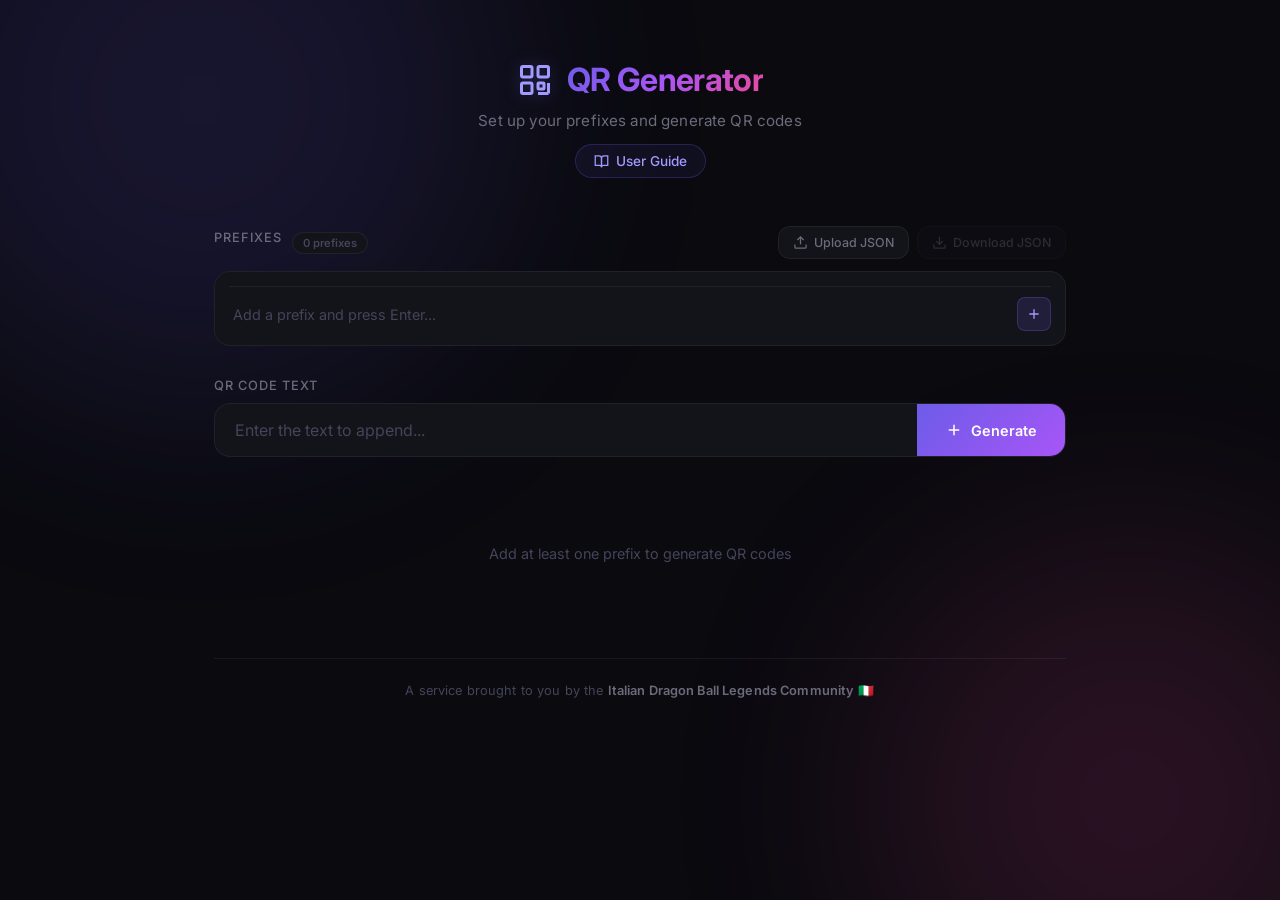
<file: index.html>
<!DOCTYPE html>
<html lang="en">
<head>
    <meta charset="UTF-8">
    <meta name="viewport" content="width=device-width, initial-scale=1.0">
    <title>QR Code Generator</title>
    <meta name="description" content="Generate multiple QR codes side by side from custom prefixes and a shared text input">
    <link rel="preconnect" href="https://fonts.googleapis.com">
    <link rel="preconnect" href="https://fonts.gstatic.com" crossorigin>
    <link href="https://fonts.googleapis.com/css2?family=Inter:wght@300;400;500;600;700&display=swap" rel="stylesheet">
    <link rel="stylesheet" href="style.css">
</head>
<body>
    <div class="bg-glow bg-glow-1"></div>
    <div class="bg-glow bg-glow-2"></div>

    <main class="container">
        <header class="header">
            <div class="logo">
                <svg class="logo-icon" viewBox="0 0 24 24" fill="none" stroke="currentColor" stroke-width="2">
                    <rect x="3" y="3" width="7" height="7" rx="1"/>
                    <rect x="14" y="3" width="7" height="7" rx="1"/>
                    <rect x="3" y="14" width="7" height="7" rx="1"/>
                    <rect x="14" y="14" width="4" height="4" rx="0.5"/>
                    <line x1="21" y1="14" x2="21" y2="21"/>
                    <line x1="14" y1="21" x2="21" y2="21"/>
                </svg>
                <h1>QR Generator</h1>
            </div>
            <p class="subtitle">Set up your prefixes and generate QR codes</p>
            <a href="guida.html" class="guide-link" id="guide-link">
                <svg viewBox="0 0 24 24" fill="none" stroke="currentColor" stroke-width="2">
                    <path d="M2 3h6a4 4 0 0 1 4 4v14a3 3 0 0 0-3-3H2z"/>
                    <path d="M22 3h-6a4 4 0 0 0-4 4v14a3 3 0 0 1 3-3h7z"/>
                </svg>
                User Guide
            </a>
        </header>

        <!-- ── Prefixes Section ──────────────────────── -->
        <section class="prefix-section" id="prefix-section">
            <div class="prefix-header">
                <div class="prefix-title-row">
                    <label class="input-label">Prefixes</label>
                    <span class="prefix-badge" id="prefix-badge">0 prefixes</span>
                </div>
                <div class="prefix-actions">
                    <label class="icon-btn" id="upload-json-label" title="Upload JSON">
                        <input type="file" id="upload-json" accept=".json" hidden>
                        <svg viewBox="0 0 24 24" fill="none" stroke="currentColor" stroke-width="2">
                            <path d="M21 15v4a2 2 0 0 1-2 2H5a2 2 0 0 1-2-2v-4"/>
                            <polyline points="17 8 12 3 7 8"/>
                            <line x1="12" y1="3" x2="12" y2="15"/>
                        </svg>
                        <span>Upload JSON</span>
                    </label>
                    <button class="icon-btn" id="download-json-btn" type="button" title="Download JSON" disabled>
                        <svg viewBox="0 0 24 24" fill="none" stroke="currentColor" stroke-width="2">
                            <path d="M21 15v4a2 2 0 0 1-2 2H5a2 2 0 0 1-2-2v-4"/>
                            <polyline points="7 10 12 15 17 10"/>
                            <line x1="12" y1="15" x2="12" y2="3"/>
                        </svg>
                        <span>Download JSON</span>
                    </button>
                </div>
            </div>

            <div class="prefix-input-area">
                <div class="prefix-list" id="prefix-list">
                    <!-- Prefix chips are added here dynamically -->
                </div>
                <div class="add-prefix-row">
                    <input 
                        type="text" 
                        id="prefix-input" 
                        placeholder="Add a prefix and press Enter..."
                        autocomplete="off"
                    >
                    <button id="add-prefix-btn" type="button" title="Add prefix">
                        <svg viewBox="0 0 24 24" fill="none" stroke="currentColor" stroke-width="2">
                            <path d="M12 5v14M5 12h14"/>
                        </svg>
                    </button>
                </div>
            </div>
        </section>

        <!-- ── QR Text Section ───────────────────────── -->
        <section class="input-section">
            <div class="input-group">
                <label for="qr-input" class="input-label">QR Code Text</label>
                <div class="input-wrapper">
                    <input 
                        type="text" 
                        id="qr-input" 
                        placeholder="Enter the text to append..."
                        autocomplete="off"
                    >
                    <button id="generate-btn" type="button">
                        <svg class="btn-icon" viewBox="0 0 24 24" fill="none" stroke="currentColor" stroke-width="2">
                            <path d="M12 5v14M5 12h14"/>
                        </svg>
                        Generate
                    </button>
                </div>
            </div>
        </section>

        <!-- ── QR Codes Section (generated dynamically) ── -->
        <section class="qr-section" id="qr-section">
            <div class="qr-grid" id="qr-grid">
                <!-- QR cards are generated by JS -->
            </div>

            <div class="actions hidden" id="actions">
                <button id="download-btn" class="action-btn download-btn" type="button">
                    <svg viewBox="0 0 24 24" fill="none" stroke="currentColor" stroke-width="2">
                        <path d="M21 15v4a2 2 0 0 1-2 2H5a2 2 0 0 1-2-2v-4"/>
                        <polyline points="7 10 12 15 17 10"/>
                        <line x1="12" y1="15" x2="12" y2="3"/>
                    </svg>
                    Download combined image
                </button>
            </div>
        </section>

        <footer class="site-footer">
            <p>A service brought to you by the <strong>Italian Dragon Ball Legends Community</strong> 🇮🇹</p>
        </footer>
    </main>

    <script src="qrcode.min.js"></script>
    <script src="app.js"></script>
</body>
</html>
</file>
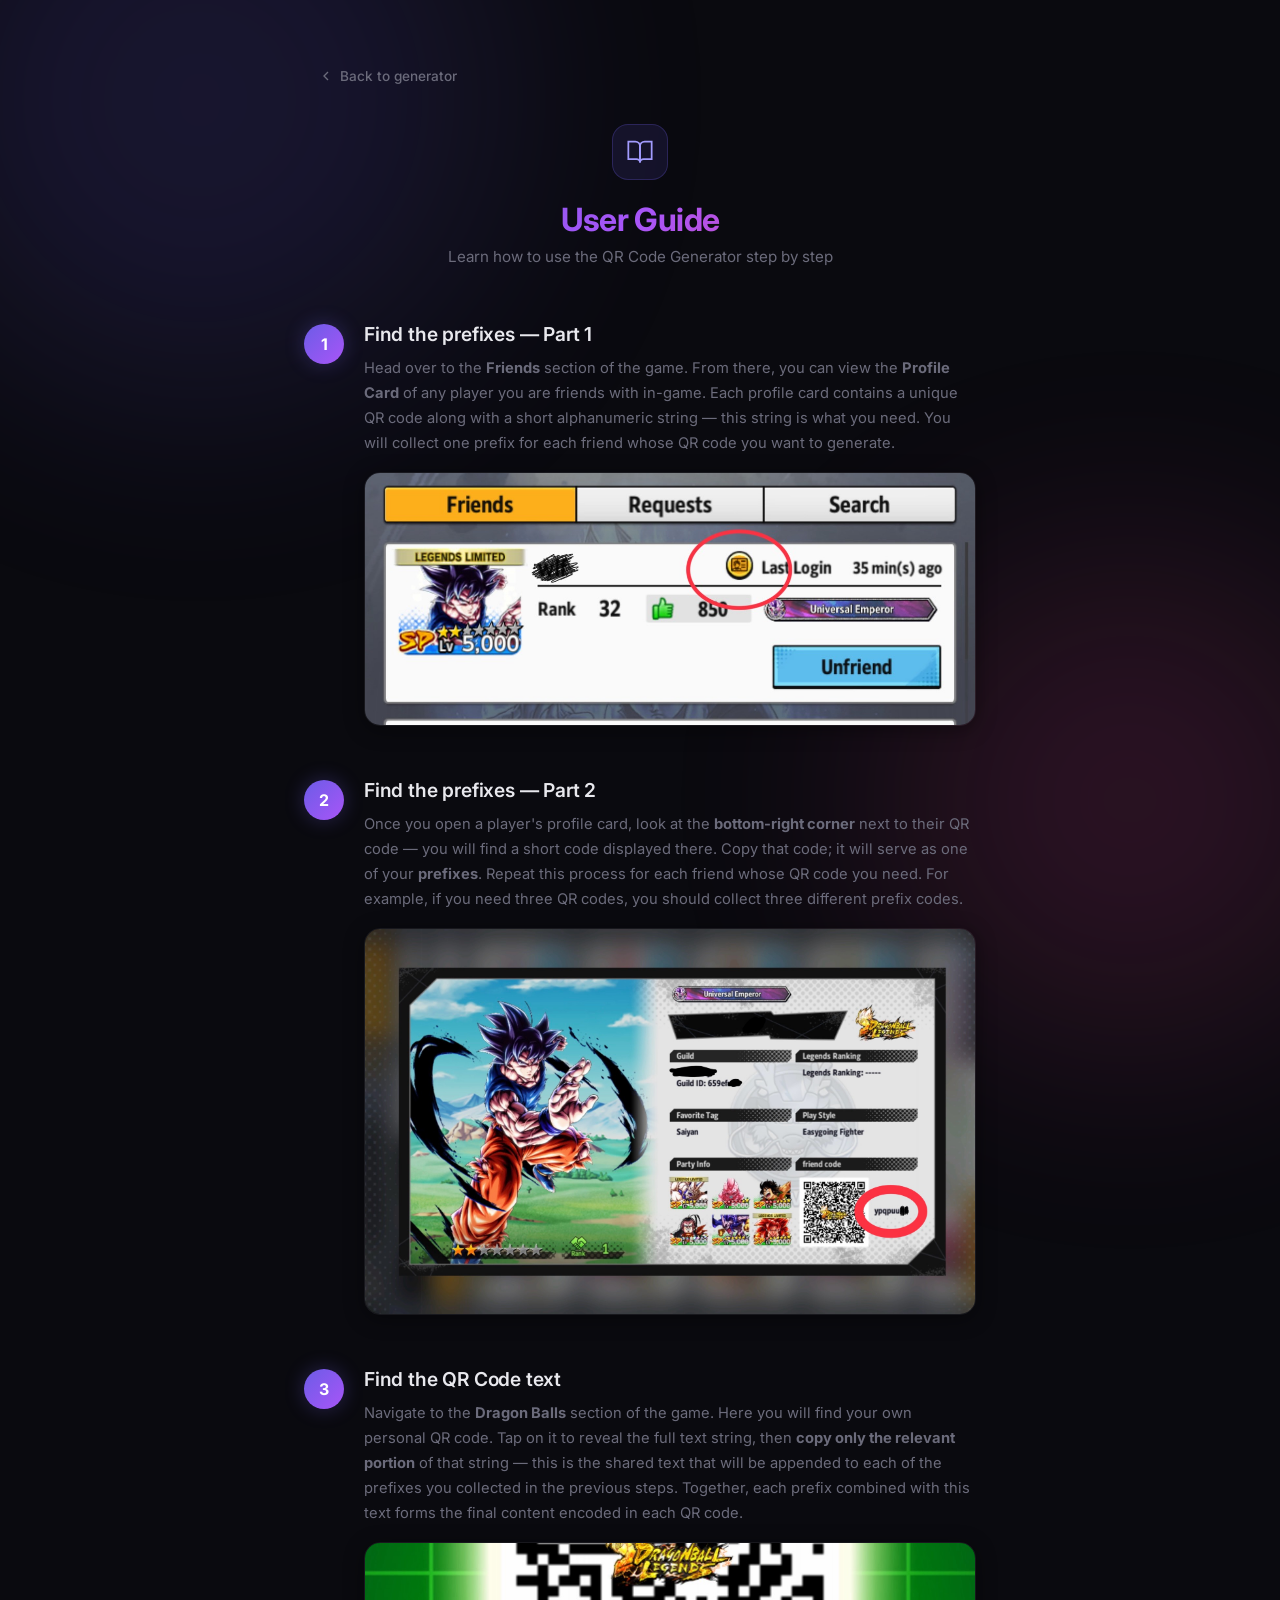
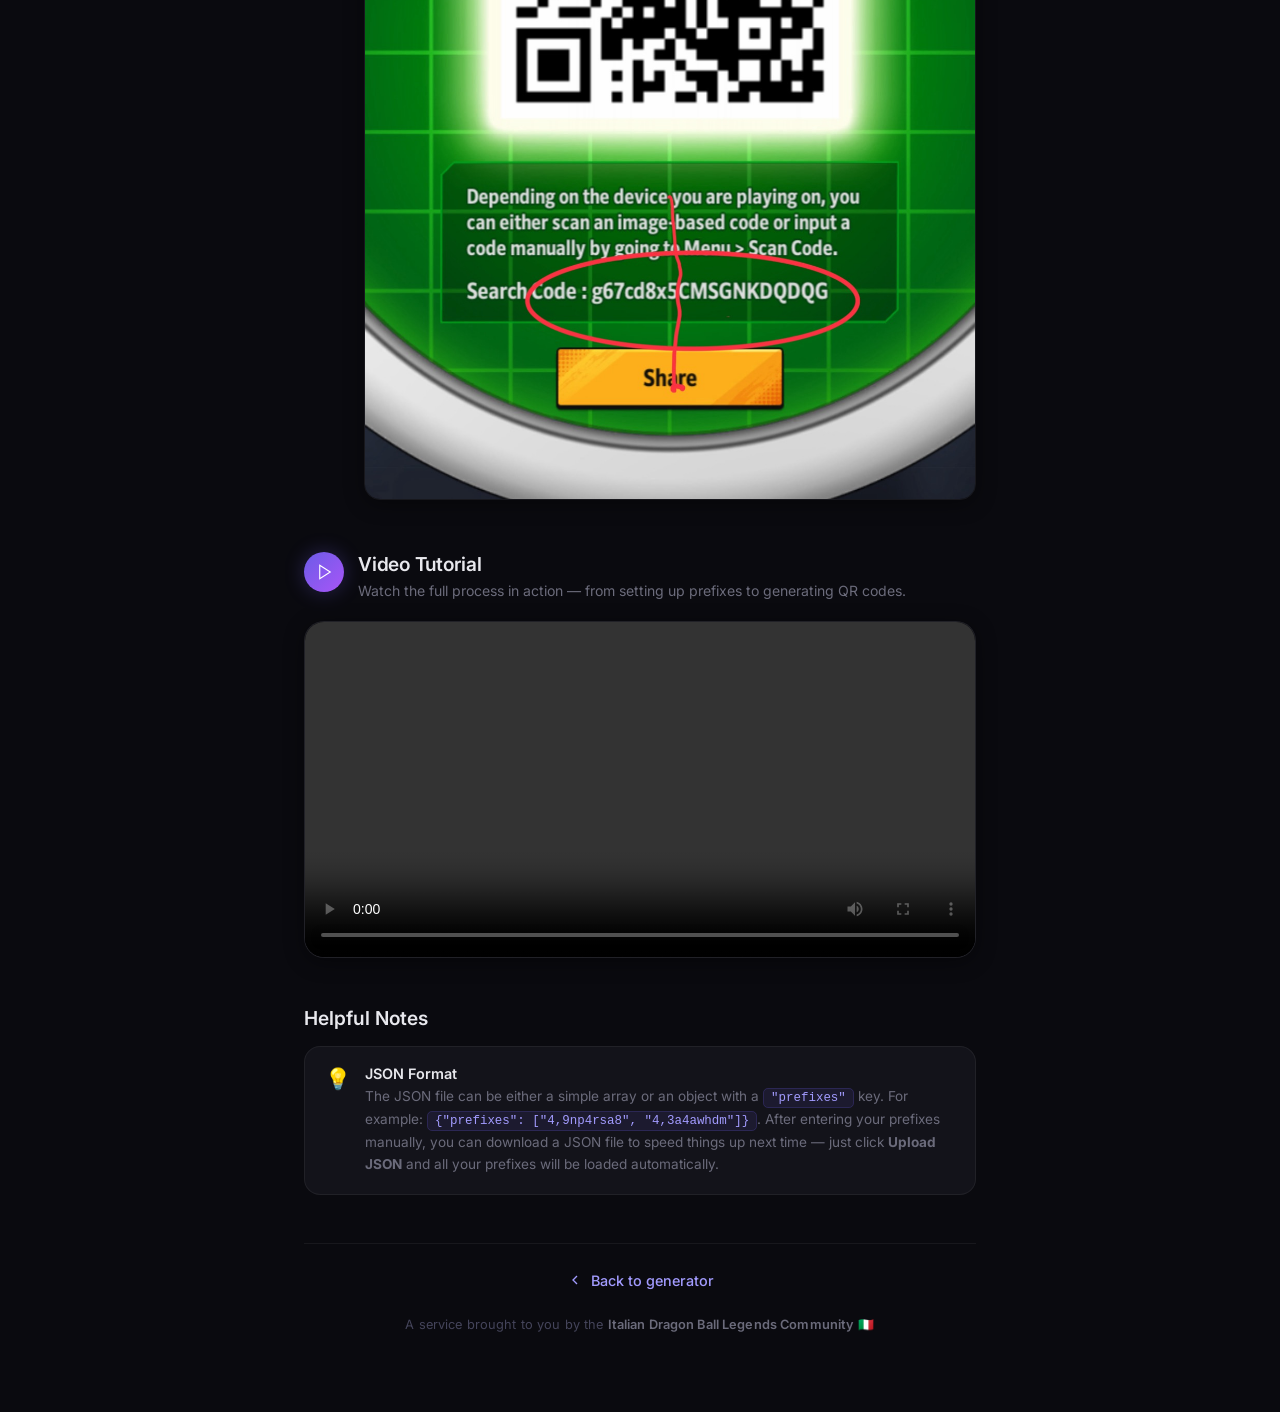
<file: guida.html>
<!DOCTYPE html>
<html lang="en">

<head>
    <meta charset="UTF-8">
    <meta name="viewport" content="width=device-width, initial-scale=1.0">
    <title>Guide — QR Generator</title>
    <meta name="description" content="Complete guide on how to use the QR Code Generator step by step">
    <link rel="preconnect" href="https://fonts.googleapis.com">
    <link rel="preconnect" href="https://fonts.gstatic.com" crossorigin>
    <link href="https://fonts.googleapis.com/css2?family=Inter:wght@300;400;500;600;700&display=swap" rel="stylesheet">
    <link rel="stylesheet" href="style.css">
    <link rel="stylesheet" href="guida.css">
</head>

<body>
    <div class="bg-glow bg-glow-1"></div>
    <div class="bg-glow bg-glow-2"></div>

    <main class="container guide-container">
        <!-- ── Breadcrumb ────────────────────────────── -->
        <nav class="breadcrumb">
            <a href="index.html" class="breadcrumb-link">
                <svg viewBox="0 0 24 24" fill="none" stroke="currentColor" stroke-width="2">
                    <path d="M15 18l-6-6 6-6" />
                </svg>
                Back to generator
            </a>
        </nav>

        <!-- ── Header ────────────────────────────────── -->
        <header class="guide-header">
            <div class="guide-icon">
                <svg viewBox="0 0 24 24" fill="none" stroke="currentColor" stroke-width="1.5">
                    <path d="M2 3h6a4 4 0 0 1 4 4v14a3 3 0 0 0-3-3H2z" />
                    <path d="M22 3h-6a4 4 0 0 0-4 4v14a3 3 0 0 1 3-3h7z" />
                </svg>
            </div>
            <h1>User Guide</h1>
            <p class="guide-subtitle">Learn how to use the QR Code Generator step by step</p>
        </header>

        <!-- ══════════════════════════════════════════ -->
        <!-- ── STEP 1 ────────────────────────────────── -->
        <!-- ══════════════════════════════════════════ -->
        <section class="guide-step">
            <div class="step-number">1</div>
            <div class="step-content">
                <h2>Find the prefixes — Part 1</h2>
                <p>
                    Head over to the <strong>Friends</strong> section of the game. From there, you can view
                    the <strong>Profile Card</strong> of any player you are friends with in-game.
                    Each profile card contains a unique QR code along with a short alphanumeric string — this
                    string is what you need. You will collect one prefix for each friend whose QR code you
                    want to generate.
                </p>
                <img src="img/img1.jpg" alt="Friends section showing profile cards">
            </div>
        </section>

        <!-- ── STEP 2 ────────────────────────────────── -->
        <section class="guide-step">
            <div class="step-number">2</div>
            <div class="step-content">
                <h2>Find the prefixes — Part 2</h2>
                <p>
                    Once you open a player's profile card, look at the <strong>bottom-right corner</strong>
                    next to their QR code — you will find a short code displayed there. Copy that code;
                    it will serve as one of your <strong>prefixes</strong>.
                    Repeat this process for each friend whose QR code you need. For example, if you need
                    three QR codes, you should collect three different prefix codes.
                </p>
                <img src="img/img2.jpg" alt="Profile card with prefix code highlighted">
            </div>
        </section>

        <!-- ── STEP 3 ────────────────────────────────── -->
        <section class="guide-step">
            <div class="step-number">3</div>
            <div class="step-content">
                <h2>Find the QR Code text</h2>
                <p>
                    Navigate to the <strong>Dragon Balls</strong> section of the game. Here you will find
                    your own personal QR code. Tap on it to reveal the full text string, then
                    <strong>copy only the relevant portion</strong> of that string — this is the shared
                    text that will be appended to each of the prefixes you collected in the previous steps.
                    Together, each prefix combined with this text forms the final content encoded in each QR code.
                </p>
                <img src="img/img3.jpg" alt="Dragon Balls section with QR code text">
            </div>
        </section>

        <!-- ── Video Tutorial ────────────────────────── -->
        <section class="guide-video">
            <div class="video-header">
                <div class="video-icon">
                    <svg viewBox="0 0 24 24" fill="none" stroke="currentColor" stroke-width="1.5">
                        <polygon points="5 3 19 12 5 21 5 3" />
                    </svg>
                </div>
                <div>
                    <h2>Video Tutorial</h2>
                    <p class="video-subtitle">Watch the full process in action — from setting up prefixes to generating
                        QR codes.</p>
                </div>
            </div>
            <div class="video-wrapper">
                <video controls playsinline preload="metadata">
                    <source src="video/video1.mp4" type="video/mp4">
                    Your browser does not support the video tag.
                </video>
            </div>
        </section>

        <!-- ── Helpful Notes ─────────────────────────── -->
        <section class="guide-notes">
            <h2>Helpful Notes</h2>
            <div class="note-card">
                <div class="note-icon">💡</div>
                <div>
                    <h3>JSON Format</h3>
                    <p>
                        The JSON file can be either a simple array or an object with a <code>"prefixes"</code> key.
                        For example: <code>{"prefixes": ["4,9np4rsa8", "4,3a4awhdm"]}</code>.
                        After entering your prefixes manually, you can download a JSON file to speed things up
                        next time — just click <strong>Upload JSON</strong> and all your prefixes will be loaded
                        automatically.
                    </p>
                </div>
            </div>
        </section>

        <!-- ── Footer ────────────────────────────────── -->
        <footer class="guide-footer">
            <a href="index.html" class="back-to-generator">
                <svg viewBox="0 0 24 24" fill="none" stroke="currentColor" stroke-width="2">
                    <path d="M15 18l-6-6 6-6" />
                </svg>
                Back to generator
            </a>
            <p class="community-credit">A service brought to you by the <strong>Italian Dragon Ball Legends
                    Community</strong> 🇮🇹</p>
        </footer>
    </main>
</body>

</html>
</file>
<file: style.css>
/* ── Reset & Base ──────────────────────────────────── */
*, *::before, *::after {
    margin: 0;
    padding: 0;
    box-sizing: border-box;
}

:root {
    --bg: #0a0a0f;
    --surface: #13131a;
    --surface-hover: #1a1a24;
    --border: rgba(255, 255, 255, 0.06);
    --border-hover: rgba(255, 255, 255, 0.12);
    --text: #e8e8ed;
    --text-muted: #6b6b7b;
    --text-dim: #44445a;
    --accent: #6c5ce7;
    --accent-light: #a29bfe;
    --accent-glow: rgba(108, 92, 231, 0.3);
    --gradient-1: #6c5ce7;
    --gradient-2: #a855f7;
    --gradient-3: #ec4899;
    --radius-sm: 8px;
    --radius-md: 12px;
    --radius-lg: 16px;
    --radius-xl: 20px;
    --shadow-sm: 0 1px 3px rgba(0, 0, 0, 0.3);
    --shadow-md: 0 4px 20px rgba(0, 0, 0, 0.4);
    --shadow-lg: 0 8px 40px rgba(0, 0, 0, 0.5);
    --transition: 0.25s cubic-bezier(0.4, 0, 0.2, 1);
}

html {
    font-size: 16px;
    -webkit-font-smoothing: antialiased;
    -moz-osx-font-smoothing: grayscale;
}

body {
    font-family: 'Inter', -apple-system, BlinkMacSystemFont, sans-serif;
    background-color: var(--bg);
    color: var(--text);
    min-height: 100vh;
    overflow-x: hidden;
    position: relative;
}

/* ── Background Glows ─────────────────────────────── */
.bg-glow {
    position: fixed;
    border-radius: 50%;
    filter: blur(120px);
    opacity: 0.15;
    pointer-events: none;
    z-index: 0;
}

.bg-glow-1 {
    width: 600px;
    height: 600px;
    background: var(--gradient-1);
    top: -200px;
    left: -100px;
    animation: float-1 18s ease-in-out infinite;
}

.bg-glow-2 {
    width: 500px;
    height: 500px;
    background: var(--gradient-3);
    bottom: -150px;
    right: -100px;
    animation: float-2 22s ease-in-out infinite;
}

@keyframes float-1 {
    0%, 100% { transform: translate(0, 0); }
    33% { transform: translate(60px, 40px); }
    66% { transform: translate(-30px, 70px); }
}

@keyframes float-2 {
    0%, 100% { transform: translate(0, 0); }
    33% { transform: translate(-50px, -30px); }
    66% { transform: translate(40px, -60px); }
}

/* ── Container ────────────────────────────────────── */
.container {
    position: relative;
    z-index: 1;
    max-width: 900px;
    margin: 0 auto;
    padding: 60px 24px 80px;
}

/* ── Header ───────────────────────────────────────── */
.header {
    text-align: center;
    margin-bottom: 48px;
    animation: fadeUp 0.6s ease-out;
}

.logo {
    display: flex;
    align-items: center;
    justify-content: center;
    gap: 14px;
    margin-bottom: 12px;
}

.logo-icon {
    width: 36px;
    height: 36px;
    color: var(--accent-light);
    filter: drop-shadow(0 0 8px var(--accent-glow));
}

.header h1 {
    font-size: 2rem;
    font-weight: 700;
    background: linear-gradient(135deg, var(--gradient-1), var(--gradient-2), var(--gradient-3));
    -webkit-background-clip: text;
    -webkit-text-fill-color: transparent;
    background-clip: text;
    letter-spacing: -0.02em;
}

.subtitle {
    color: var(--text-muted);
    font-size: 0.95rem;
    font-weight: 400;
    letter-spacing: 0.01em;
}

.guide-link {
    display: inline-flex;
    align-items: center;
    gap: 7px;
    margin-top: 14px;
    padding: 8px 18px;
    color: var(--accent-light);
    text-decoration: none;
    font-size: 0.85rem;
    font-weight: 500;
    border: 1px solid rgba(108, 92, 231, 0.25);
    border-radius: 20px;
    background: rgba(108, 92, 231, 0.08);
    transition: all var(--transition);
}

.guide-link:hover {
    background: rgba(108, 92, 231, 0.18);
    border-color: rgba(108, 92, 231, 0.4);
    transform: translateY(-1px);
}

.guide-link svg {
    width: 15px;
    height: 15px;
}

/* ── Prefix Section ──────────────────────────────── */
.prefix-section {
    margin-bottom: 32px;
    animation: fadeUp 0.6s ease-out 0.08s both;
}

.prefix-header {
    display: flex;
    align-items: center;
    justify-content: space-between;
    margin-bottom: 12px;
    flex-wrap: wrap;
    gap: 10px;
}

.prefix-title-row {
    display: flex;
    align-items: center;
    gap: 10px;
}

.prefix-badge {
    display: inline-block;
    padding: 3px 10px;
    font-size: 0.7rem;
    font-weight: 600;
    border-radius: 20px;
    background: var(--surface);
    color: var(--text-dim);
    border: 1px solid var(--border);
    transition: all var(--transition);
}

.prefix-badge.active {
    background: rgba(108, 92, 231, 0.15);
    color: var(--accent-light);
    border-color: rgba(108, 92, 231, 0.3);
}

.prefix-actions {
    display: flex;
    gap: 8px;
}

.icon-btn {
    display: flex;
    align-items: center;
    gap: 6px;
    padding: 8px 14px;
    background: var(--surface);
    border: 1px solid var(--border);
    border-radius: var(--radius-md);
    color: var(--text-muted);
    font-family: inherit;
    font-size: 0.78rem;
    font-weight: 500;
    cursor: pointer;
    transition: all var(--transition);
}

.icon-btn:hover {
    background: var(--surface-hover);
    border-color: var(--border-hover);
    color: var(--text);
}

.icon-btn:disabled {
    opacity: 0.35;
    cursor: not-allowed;
}

.icon-btn:disabled:hover {
    background: var(--surface);
    border-color: var(--border);
    color: var(--text-muted);
}

.icon-btn svg {
    width: 15px;
    height: 15px;
    flex-shrink: 0;
}

.prefix-input-area {
    background: var(--surface);
    border: 1px solid var(--border);
    border-radius: var(--radius-lg);
    padding: 14px;
    transition: border-color var(--transition), box-shadow var(--transition);
}

.prefix-input-area:focus-within {
    border-color: var(--accent);
    box-shadow: 0 0 0 3px var(--accent-glow);
}

.prefix-list {
    display: flex;
    flex-wrap: wrap;
    gap: 8px;
    min-height: 0;
}

.prefix-list:not(:empty) {
    margin-bottom: 12px;
}

.prefix-chip {
    display: flex;
    align-items: center;
    gap: 6px;
    padding: 6px 8px 6px 12px;
    background: rgba(108, 92, 231, 0.12);
    border: 1px solid rgba(108, 92, 231, 0.25);
    border-radius: 20px;
    font-size: 0.82rem;
    color: var(--accent-light);
    animation: popIn 0.2s ease-out;
}

.prefix-chip-text {
    font-family: 'SF Mono', 'Fira Code', 'Courier New', monospace;
    font-size: 0.78rem;
    letter-spacing: 0.02em;
}

.prefix-chip-remove {
    display: flex;
    align-items: center;
    justify-content: center;
    width: 20px;
    height: 20px;
    background: transparent;
    border: none;
    border-radius: 50%;
    color: var(--accent-light);
    cursor: pointer;
    padding: 0;
    transition: all var(--transition);
}

.prefix-chip-remove:hover {
    background: rgba(236, 72, 153, 0.25);
    color: #ec4899;
}

.prefix-chip-remove svg {
    width: 12px;
    height: 12px;
}

.add-prefix-row {
    display: flex;
    gap: 0;
    border-top: 1px solid var(--border);
    padding-top: 10px;
}

.add-prefix-row input {
    flex: 1;
    background: transparent;
    border: none;
    outline: none;
    padding: 8px 4px;
    font-size: 0.9rem;
    font-family: inherit;
    color: var(--text);
    min-width: 0;
}

.add-prefix-row input::placeholder {
    color: var(--text-dim);
}

#add-prefix-btn {
    display: flex;
    align-items: center;
    justify-content: center;
    width: 34px;
    height: 34px;
    background: rgba(108, 92, 231, 0.15);
    border: 1px solid rgba(108, 92, 231, 0.3);
    border-radius: var(--radius-sm);
    color: var(--accent-light);
    cursor: pointer;
    transition: all var(--transition);
    flex-shrink: 0;
}

#add-prefix-btn:hover {
    background: rgba(108, 92, 231, 0.3);
}

#add-prefix-btn svg {
    width: 16px;
    height: 16px;
}

.empty-state {
    grid-column: 1 / -1;
    text-align: center;
    color: var(--text-dim);
    font-size: 0.9rem;
    padding: 40px 20px;
}

/* ── Input Section ────────────────────────────────── */
.input-section {
    margin-bottom: 48px;
    animation: fadeUp 0.6s ease-out 0.1s both;
}

.input-label {
    display: block;
    font-size: 0.8rem;
    font-weight: 500;
    color: var(--text-muted);
    text-transform: uppercase;
    letter-spacing: 0.08em;
    margin-bottom: 10px;
}

.input-wrapper {
    display: flex;
    gap: 0;
    background: var(--surface);
    border: 1px solid var(--border);
    border-radius: var(--radius-lg);
    overflow: hidden;
    transition: border-color var(--transition), box-shadow var(--transition);
}

.input-wrapper:focus-within {
    border-color: var(--accent);
    box-shadow: 0 0 0 3px var(--accent-glow), var(--shadow-md);
}

.input-wrapper input {
    flex: 1;
    background: transparent;
    border: none;
    outline: none;
    padding: 16px 20px;
    font-size: 1rem;
    font-family: inherit;
    color: var(--text);
    min-width: 0;
}

.input-wrapper input::placeholder {
    color: var(--text-dim);
}

#generate-btn {
    display: flex;
    align-items: center;
    gap: 8px;
    padding: 16px 28px;
    background: linear-gradient(135deg, var(--gradient-1), var(--gradient-2));
    color: white;
    border: none;
    font-family: inherit;
    font-size: 0.9rem;
    font-weight: 600;
    cursor: pointer;
    transition: opacity var(--transition), transform var(--transition);
    white-space: nowrap;
}

#generate-btn:hover {
    opacity: 0.9;
    transform: scale(1.02);
}

#generate-btn:active {
    transform: scale(0.98);
}

.btn-icon {
    width: 18px;
    height: 18px;
}

/* ── QR Section ───────────────────────────────────── */
.qr-section {
    animation: fadeUp 0.6s ease-out 0.2s both;
}

.qr-grid {
    display: grid;
    grid-template-columns: repeat(3, 1fr);
    gap: 20px;
    margin-bottom: 32px;
}

.qr-card {
    background: var(--surface);
    border: 1px solid var(--border);
    border-radius: var(--radius-xl);
    padding: 24px;
    text-align: center;
    transition: border-color var(--transition), transform var(--transition), box-shadow var(--transition);
}

.qr-card:hover {
    border-color: var(--border-hover);
    transform: translateY(-2px);
    box-shadow: var(--shadow-md);
}

.qr-card.active {
    border-color: rgba(108, 92, 231, 0.3);
    box-shadow: 0 0 30px rgba(108, 92, 231, 0.08);
}

.qr-card-inner {
    aspect-ratio: 1;
    display: flex;
    align-items: center;
    justify-content: center;
    margin-bottom: 14px;
    position: relative;
    overflow: hidden;
    border-radius: var(--radius-md);
}

.qr-placeholder {
    display: flex;
    flex-direction: column;
    align-items: center;
    gap: 10px;
    color: var(--text-dim);
}

.qr-placeholder svg {
    width: 40px;
    height: 40px;
    opacity: 0.5;
}

.qr-placeholder span {
    font-size: 0.8rem;
    font-weight: 500;
}

/* ── QR Wrapper (generated by QRCode.js) ──────────── */
.qr-wrapper {
    width: 100%;
    height: 100%;
    display: flex;
    align-items: center;
    justify-content: center;
    background: #000000;
    border-radius: var(--radius-sm);
    overflow: hidden;
    filter: invert(1);
}

.qr-wrapper img {
    width: 100% !important;
    height: 100% !important;
    image-rendering: pixelated;
    display: block !important;
}

.qr-wrapper canvas {
    display: none !important;
}

.qr-label {
    font-size: 0.72rem;
    color: var(--text-dim);
    font-family: 'SF Mono', 'Fira Code', monospace;
    letter-spacing: 0.02em;
    white-space: nowrap;
    overflow: hidden;
    text-overflow: ellipsis;
    max-width: 100%;
}

/* ── Actions ──────────────────────────────────────── */
.actions {
    display: flex;
    justify-content: center;
}

.actions.hidden {
    display: none;
}

.action-btn {
    display: flex;
    align-items: center;
    gap: 10px;
    padding: 14px 28px;
    background: var(--surface);
    border: 1px solid var(--border);
    border-radius: var(--radius-lg);
    color: var(--text);
    font-family: inherit;
    font-size: 0.9rem;
    font-weight: 500;
    cursor: pointer;
    transition: all var(--transition);
}

.action-btn:hover {
    background: var(--surface-hover);
    border-color: var(--border-hover);
    transform: translateY(-1px);
    box-shadow: var(--shadow-sm);
}

.action-btn:active {
    transform: translateY(0);
}

.action-btn svg {
    width: 18px;
    height: 18px;
}

/* ── Animations ───────────────────────────────────── */
@keyframes fadeUp {
    from {
        opacity: 0;
        transform: translateY(16px);
    }
    to {
        opacity: 1;
        transform: translateY(0);
    }
}

@keyframes popIn {
    from {
        opacity: 0;
        transform: scale(0.8);
    }
    to {
        opacity: 1;
        transform: scale(1);
    }
}

.qr-wrapper.pop-in {
    animation: popIn 0.35s cubic-bezier(0.34, 1.56, 0.64, 1) forwards;
}

/* ── Responsive ───────────────────────────────────── */
@media (max-width: 680px) {
    .container {
        padding: 40px 16px 60px;
    }

    .header h1 {
        font-size: 1.6rem;
    }

    .qr-grid {
        grid-template-columns: 1fr;
        max-width: 320px;
        margin-left: auto;
        margin-right: auto;
        gap: 16px;
    }

    .input-wrapper {
        flex-direction: column;
        border-radius: var(--radius-md);
    }

    #generate-btn {
        justify-content: center;
        border-radius: 0;
    }
}

@media (max-width: 480px) {
    .header h1 {
        font-size: 1.35rem;
    }
    .logo-icon {
        width: 28px;
        height: 28px;
    }
}

/* ── Site Footer ─────────────────────────────────── */
.site-footer {
    margin-top: 56px;
    padding-top: 24px;
    border-top: 1px solid var(--border);
    text-align: center;
    animation: fadeUp 0.6s ease-out 0.3s both;
}

.site-footer p,
.community-credit {
    color: var(--text-dim);
    font-size: 0.8rem;
    letter-spacing: 0.01em;
}

.site-footer strong,
.community-credit strong {
    color: var(--text-muted);
    font-weight: 600;
}
</file>
<file: guida.css>
/* ── Guide Page Styles ────────────────────────────── */

.guide-container {
    max-width: 720px;
}

/* ── Breadcrumb ──────────────────────────────────── */
.breadcrumb {
    margin-bottom: 32px;
    animation: fadeUp 0.4s ease-out;
}

.breadcrumb-link {
    display: inline-flex;
    align-items: center;
    gap: 6px;
    color: var(--text-muted);
    text-decoration: none;
    font-size: 0.85rem;
    font-weight: 500;
    padding: 8px 14px;
    border-radius: var(--radius-md);
    transition: all var(--transition);
}

.breadcrumb-link:hover {
    color: var(--accent-light);
    background: rgba(108, 92, 231, 0.08);
}

.breadcrumb-link svg {
    width: 16px;
    height: 16px;
}

/* ── Guide Header ────────────────────────────────── */
.guide-header {
    text-align: center;
    margin-bottom: 56px;
    animation: fadeUp 0.5s ease-out 0.05s both;
}

.guide-icon {
    display: inline-flex;
    align-items: center;
    justify-content: center;
    width: 56px;
    height: 56px;
    background: rgba(108, 92, 231, 0.12);
    border: 1px solid rgba(108, 92, 231, 0.25);
    border-radius: var(--radius-lg);
    color: var(--accent-light);
    margin-bottom: 20px;
}

.guide-icon svg {
    width: 28px;
    height: 28px;
}

.guide-header h1 {
    font-size: 2rem;
    font-weight: 700;
    background: linear-gradient(135deg, var(--gradient-1), var(--gradient-2), var(--gradient-3));
    -webkit-background-clip: text;
    -webkit-text-fill-color: transparent;
    background-clip: text;
    letter-spacing: -0.02em;
    margin-bottom: 8px;
}

.guide-subtitle {
    color: var(--text-muted);
    font-size: 0.95rem;
}

/* ── Guide Steps ─────────────────────────────────── */
.guide-step {
    display: flex;
    gap: 20px;
    margin-bottom: 48px;
    animation: fadeUp 0.5s ease-out both;
}

.guide-step:nth-child(3) { animation-delay: 0.1s; }
.guide-step:nth-child(4) { animation-delay: 0.15s; }
.guide-step:nth-child(5) { animation-delay: 0.2s; }
.guide-step:nth-child(6) { animation-delay: 0.25s; }
.guide-step:nth-child(7) { animation-delay: 0.3s; }

.step-number {
    flex-shrink: 0;
    width: 40px;
    height: 40px;
    display: flex;
    align-items: center;
    justify-content: center;
    background: linear-gradient(135deg, var(--gradient-1), var(--gradient-2));
    color: white;
    font-size: 1rem;
    font-weight: 700;
    border-radius: 50%;
    margin-top: 2px;
    box-shadow: 0 0 20px var(--accent-glow);
}

.step-content {
    flex: 1;
    min-width: 0;
}

.step-content h2 {
    font-size: 1.2rem;
    font-weight: 600;
    color: var(--text);
    margin-bottom: 10px;
    letter-spacing: -0.01em;
}

.step-content p {
    color: var(--text-muted);
    font-size: 0.92rem;
    line-height: 1.7;
    margin-bottom: 16px;
}

.step-content code {
    display: inline;
    padding: 2px 7px;
    background: rgba(108, 92, 231, 0.1);
    border: 1px solid rgba(108, 92, 231, 0.2);
    border-radius: 5px;
    font-family: 'SF Mono', 'Fira Code', 'Courier New', monospace;
    font-size: 0.82rem;
    color: var(--accent-light);
}

/* ── Image Placeholder ───────────────────────────── */
.step-image-placeholder {
    display: flex;
    flex-direction: column;
    align-items: center;
    justify-content: center;
    gap: 12px;
    padding: 48px 24px;
    background: var(--surface);
    border: 2px dashed var(--border);
    border-radius: var(--radius-lg);
    color: var(--text-dim);
    transition: border-color var(--transition);
}

.step-image-placeholder:hover {
    border-color: var(--border-hover);
}

.step-image-placeholder svg {
    width: 36px;
    height: 36px;
    opacity: 0.4;
}

.step-image-placeholder span {
    font-size: 0.8rem;
    font-weight: 500;
}

/* Quando l'utente inserisce un'immagine reale */
.step-image-placeholder img,
.step-content img {
    width: 100%;
    border-radius: var(--radius-lg);
    border: 1px solid var(--border);
    box-shadow: var(--shadow-md);
}

/* ── Video Tutorial ─────────────────────────────── */
.guide-video {
    margin-bottom: 48px;
    animation: fadeUp 0.5s ease-out 0.3s both;
}

.video-header {
    display: flex;
    align-items: flex-start;
    gap: 14px;
    margin-bottom: 20px;
}

.video-icon {
    flex-shrink: 0;
    width: 40px;
    height: 40px;
    display: flex;
    align-items: center;
    justify-content: center;
    background: linear-gradient(135deg, var(--gradient-1), var(--gradient-2));
    color: white;
    border-radius: 50%;
    box-shadow: 0 0 20px var(--accent-glow);
}

.video-icon svg {
    width: 18px;
    height: 18px;
    margin-left: 2px;
}

.video-header h2 {
    font-size: 1.2rem;
    font-weight: 600;
    color: var(--text);
    margin-bottom: 4px;
    letter-spacing: -0.01em;
}

.video-subtitle {
    color: var(--text-muted);
    font-size: 0.88rem;
    line-height: 1.5;
}

.video-wrapper {
    background: var(--surface);
    border: 1px solid var(--border);
    border-radius: var(--radius-xl);
    overflow: hidden;
    box-shadow: var(--shadow-md);
}

.video-wrapper video {
    display: block;
    width: 100%;
    max-height: 480px;
    object-fit: contain;
    background: #000;
}

/* ── Notes Section ───────────────────────────────── */
.guide-notes {
    margin-top: 16px;
    margin-bottom: 48px;
    animation: fadeUp 0.5s ease-out 0.35s both;
}

.guide-notes h2 {
    font-size: 1.2rem;
    font-weight: 600;
    color: var(--text);
    margin-bottom: 16px;
}

.note-card {
    display: flex;
    gap: 14px;
    padding: 18px 20px;
    background: var(--surface);
    border: 1px solid var(--border);
    border-radius: var(--radius-lg);
    margin-bottom: 12px;
    transition: border-color var(--transition);
}

.note-card:hover {
    border-color: var(--border-hover);
}

.note-icon {
    font-size: 1.3rem;
    flex-shrink: 0;
    margin-top: 1px;
}

.note-card h3 {
    font-size: 0.9rem;
    font-weight: 600;
    color: var(--text);
    margin-bottom: 4px;
}

.note-card p {
    color: var(--text-muted);
    font-size: 0.85rem;
    line-height: 1.6;
}

.note-card code {
    display: inline;
    padding: 2px 7px;
    background: rgba(108, 92, 231, 0.1);
    border: 1px solid rgba(108, 92, 231, 0.2);
    border-radius: 5px;
    font-family: 'SF Mono', 'Fira Code', 'Courier New', monospace;
    font-size: 0.78rem;
    color: var(--accent-light);
}

/* ── Footer ──────────────────────────────────────── */
.guide-footer {
    text-align: center;
    padding-top: 16px;
    border-top: 1px solid var(--border);
    animation: fadeUp 0.5s ease-out 0.4s both;
}

.back-to-generator {
    display: inline-flex;
    align-items: center;
    gap: 8px;
    padding: 12px 24px;
    color: var(--accent-light);
    text-decoration: none;
    font-size: 0.9rem;
    font-weight: 500;
    border-radius: var(--radius-md);
    transition: all var(--transition);
}

.back-to-generator:hover {
    background: rgba(108, 92, 231, 0.1);
}

.back-to-generator svg {
    width: 16px;
    height: 16px;
}

.guide-footer .community-credit {
    margin-top: 16px;
}

/* ── Responsive ──────────────────────────────────── */
@media (max-width: 600px) {
    .guide-step {
        flex-direction: column;
        gap: 12px;
    }

    .step-number {
        width: 32px;
        height: 32px;
        font-size: 0.85rem;
    }

    .guide-header h1 {
        font-size: 1.5rem;
    }

    .step-image-placeholder {
        padding: 32px 16px;
    }
}
</file>
